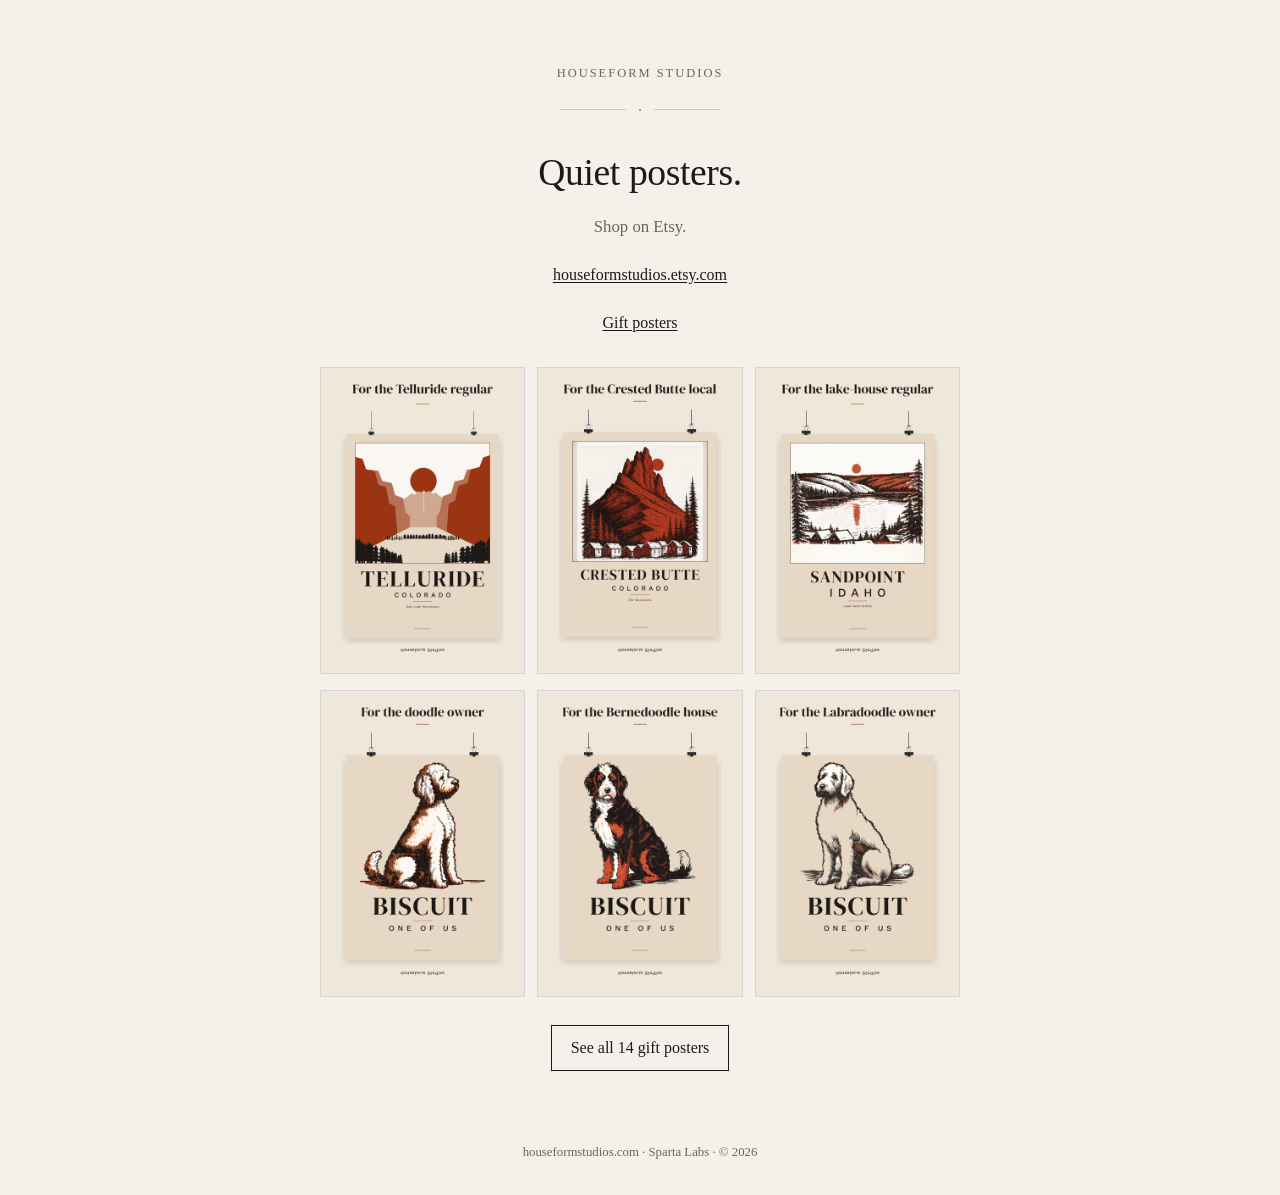
<file: index.html>
<!DOCTYPE html>
<html lang="en">
<head>
  <meta charset="utf-8" />
  <meta name="viewport" content="width=device-width, initial-scale=1" />
  <meta name="p:domain_verify" content="d6f3a7d3aab422c584c57aadb3f111ed"/>
  <title>Houseform Studios</title>
  <meta name="description" content="Houseform Studios — quiet posters on Etsy." />
  <meta name="robots" content="index,follow" />
  <link rel="stylesheet" href="styles.css" />
</head>
<body>
  <main class="wrap wrap-home">
    <p class="eyebrow">Houseform Studios</p>
    <div class="rule" aria-hidden="true"><span class="dot">·</span></div>
    <h1>Quiet posters.</h1>
    <p class="lede">Shop on Etsy.</p>
    <p class="cta"><a href="https://houseformstudios.etsy.com" rel="noopener">houseformstudios.etsy.com</a></p>
    <p class="cta"><a href="/gifts/">Gift posters</a></p>
    <ul class="home-grid">
      <li><a href="/gifts/"><img src="gifts/img/telluride-earth.jpg" width="480" height="720" alt="Telluride, Colorado Earth poster by Houseform Studios"></a></li>
      <li><a href="/gifts/"><img src="gifts/img/crested-butte.jpg" width="480" height="720" alt="Crested Butte, Colorado poster by Houseform Studios"></a></li>
      <li><a href="/gifts/"><img src="gifts/img/sandpoint.jpg" width="480" height="720" alt="Sandpoint, Idaho poster by Houseform Studios"></a></li>
      <li><a href="/gifts/"><img src="gifts/img/goldendoodle.jpg" width="480" height="720" alt="Goldendoodle poster by Houseform Studios"></a></li>
      <li><a href="/gifts/"><img src="gifts/img/bernedoodle.jpg" width="480" height="720" alt="Bernedoodle poster by Houseform Studios"></a></li>
      <li><a href="/gifts/"><img src="gifts/img/labradoodle.jpg" width="480" height="720" alt="Labradoodle poster by Houseform Studios"></a></li>
    </ul>
    <p class="cta-btn"><a href="/gifts/">See all 14 gift posters</a></p>
  </main>
  <footer>
    <p>houseformstudios.com · Sparta Labs · © 2026</p>
  </footer>
</body>
</html>
</file>
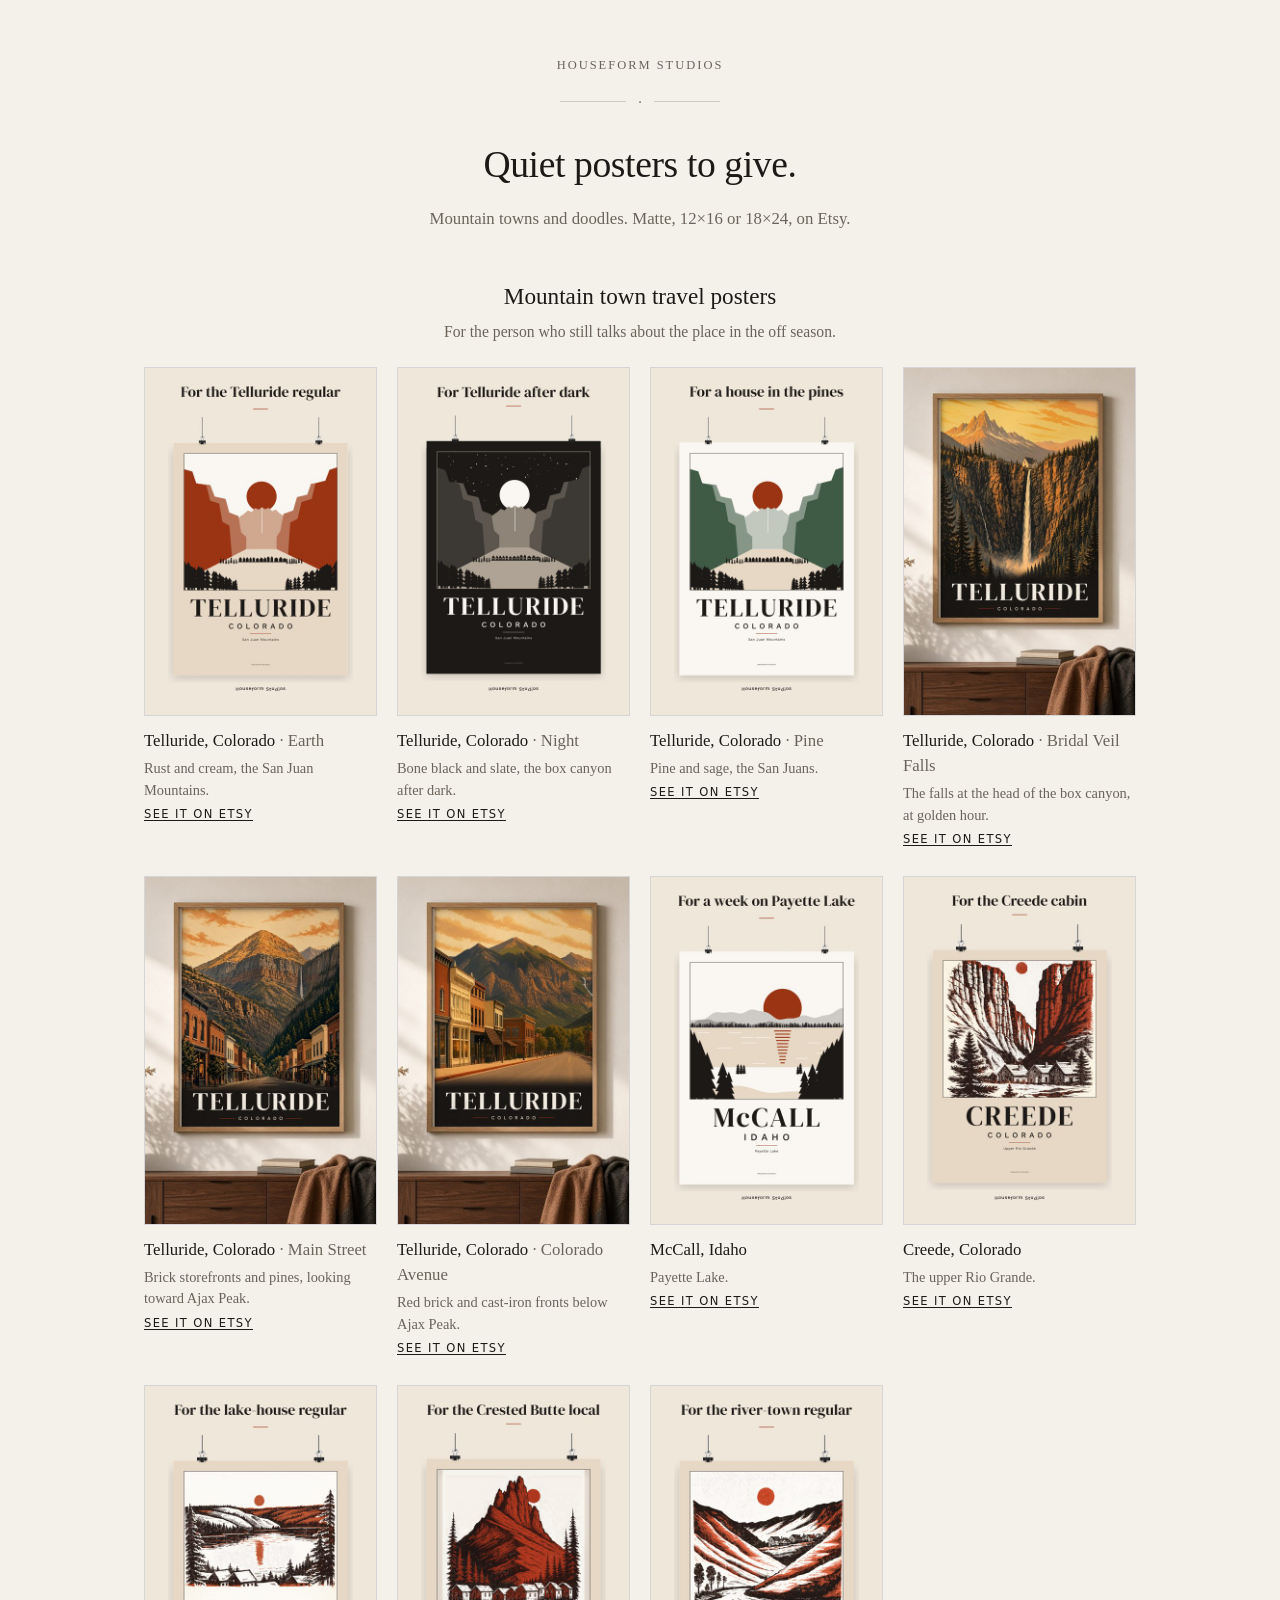
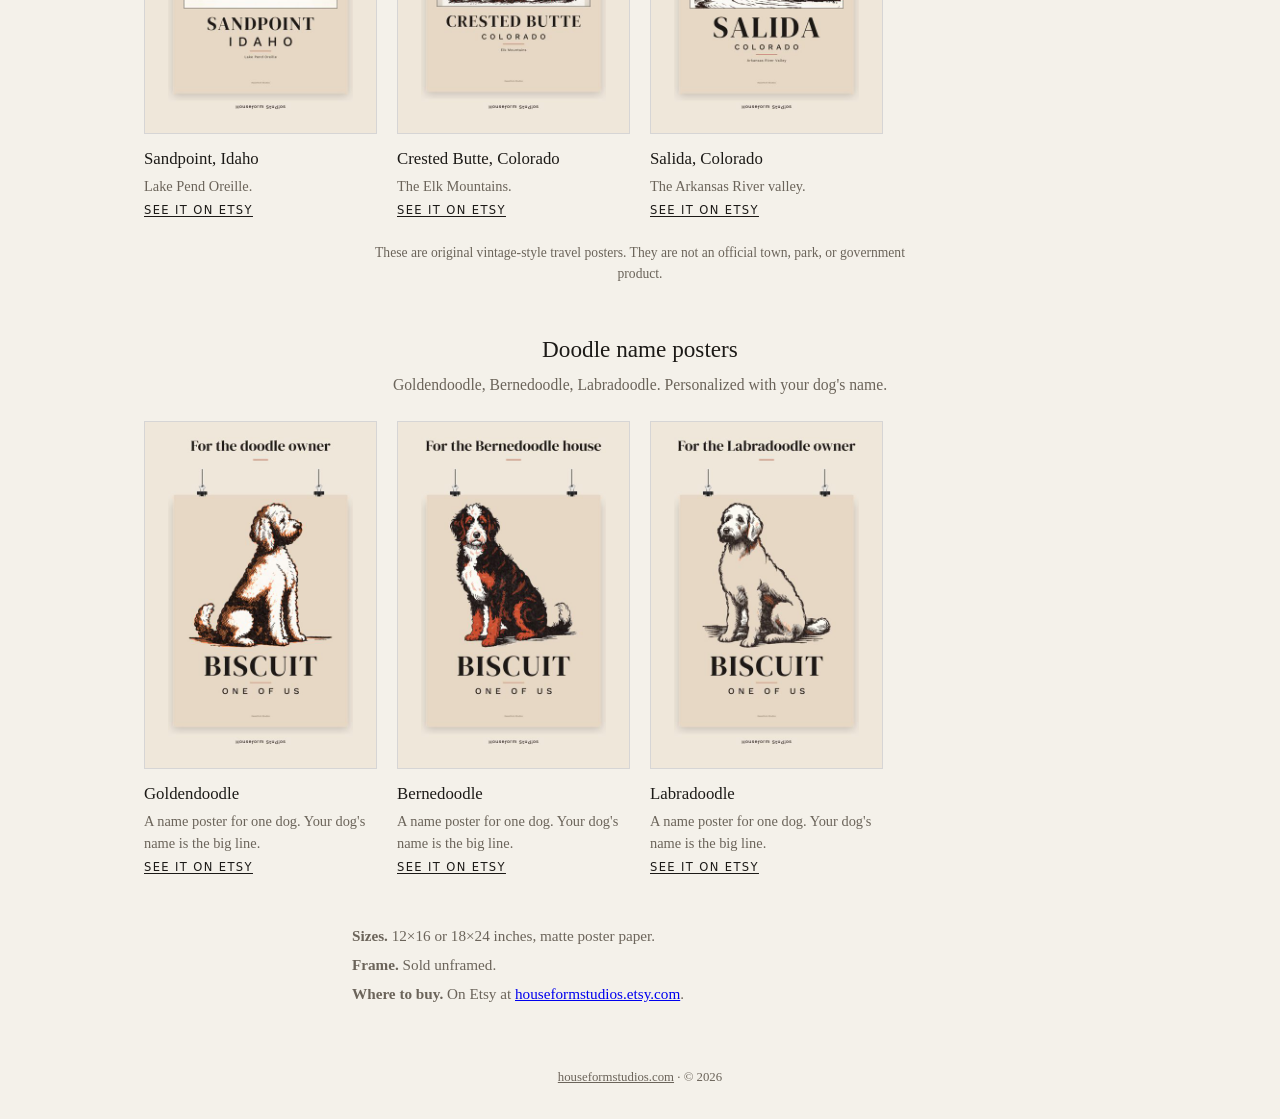
<file: gifts/index.html>
<!DOCTYPE html>
<html lang="en">
<head>
<meta charset="utf-8">
<meta name="viewport" content="width=device-width, initial-scale=1">
<title>Mountain Town Poster Gifts and Doodle Name Posters | Houseform Studios</title>
<meta name="description" content="Quiet gift posters from Houseform Studios: vintage-style mountain town travel posters (Telluride, Crested Butte, Salida, Creede, McCall, Sandpoint) and personalized doodle name posters. Matte, 12x16 or 18x24.">
<meta name="robots" content="index,follow">
<link rel="canonical" href="https://houseformstudios.com/gifts/">
<meta property="og:title" content="Mountain Town Poster Gifts and Doodle Name Posters">
<meta property="og:description" content="Quiet gift posters from Houseform Studios. Matte, 12x16 or 18x24, on Etsy.">
<meta property="og:image" content="https://houseformstudios.com/gifts/img/telluride-earth.jpg">
<meta property="og:url" content="https://houseformstudios.com/gifts/">
<link rel="stylesheet" href="../styles.css">
<style>
.wide{width:min(100% - 2.5rem,62rem);margin:0 auto;padding:3.5rem 0 2rem;text-align:center}
.wide h2{font-weight:400;font-size:1.45rem;margin:3rem 0 .4rem}
.wide .sub{color:var(--muted);margin:0 0 1.5rem;font-size:.98rem}
.grid{list-style:none;margin:0;padding:0;display:grid;grid-template-columns:repeat(auto-fill,minmax(13rem,1fr));gap:1.75rem 1.25rem}
.card a{display:flex;flex-direction:column;gap:.3rem;color:var(--ink);text-decoration:none;text-align:left}
.card img{width:100%;height:auto;display:block;border:1px solid var(--line);background:#fff}
.card .t{font-size:1.05rem;margin-top:.45rem}
.card .v,.card .l{color:var(--muted)}
.card .l{font-size:.9rem}
.card .go{font-family:system-ui,-apple-system,"Helvetica Neue",Arial,sans-serif;font-size:.72rem;letter-spacing:.12em;text-transform:uppercase;text-decoration:underline;text-underline-offset:.2em}
.note{color:var(--muted);font-size:.85rem;max-width:36rem;margin:1.5rem auto 0}
.facts{max-width:36rem;margin:3rem auto 0;text-align:left;color:var(--muted);font-size:.95rem}
.facts p{margin:.4rem 0}
@media (max-width:420px){.grid{grid-template-columns:1fr 1fr;gap:1.25rem .9rem}.card .t{font-size:.95rem}}
</style>
</head>
<body>
<main class="wide">
<p class="eyebrow">Houseform Studios</p>
<div class="rule" aria-hidden="true"><span class="dot">·</span></div>
<h1>Quiet posters to give.</h1>
<p class="lede">Mountain towns and doodles. Matte, 12×16 or 18×24, on Etsy.</p>
<h2>Mountain town travel posters</h2>
<p class="sub">For the person who still talks about the place in the off season.</p>
<ul class="grid">
<li class="card"><a href="https://www.etsy.com/listing/4571631626" rel="noopener"><img src="img/telluride-earth.jpg" width="480" height="720" loading="lazy" alt="Telluride, Colorado Earth poster by Houseform Studios"><span class="t">Telluride, Colorado <span class="v">· Earth</span></span><span class="l">Rust and cream, the San Juan Mountains.</span><span class="go">See it on Etsy</span></a></li>
<li class="card"><a href="https://www.etsy.com/listing/4571615989" rel="noopener"><img src="img/telluride-night.jpg" width="480" height="720" loading="lazy" alt="Telluride, Colorado Night poster by Houseform Studios"><span class="t">Telluride, Colorado <span class="v">· Night</span></span><span class="l">Bone black and slate, the box canyon after dark.</span><span class="go">See it on Etsy</span></a></li>
<li class="card"><a href="https://www.etsy.com/listing/4571615919" rel="noopener"><img src="img/telluride-pine.jpg" width="480" height="720" loading="lazy" alt="Telluride, Colorado Pine poster by Houseform Studios"><span class="t">Telluride, Colorado <span class="v">· Pine</span></span><span class="l">Pine and sage, the San Juans.</span><span class="go">See it on Etsy</span></a></li>
<li class="card"><a href="https://www.etsy.com/listing/4622626841?utm_source=houseformstudios&amp;utm_medium=site&amp;utm_campaign=hfs_gifts" rel="noopener"><img src="img/telluride-bridal-veil-falls.jpg" width="480" height="720" loading="lazy" alt="Telluride Bridal Veil Falls poster in a wood frame, a tall waterfall off golden cliffs"><span class="t">Telluride, Colorado <span class="v">· Bridal Veil Falls</span></span><span class="l">The falls at the head of the box canyon, at golden hour.</span><span class="go">See it on Etsy</span></a></li>
<li class="card"><a href="https://www.etsy.com/listing/4622628665?utm_source=houseformstudios&amp;utm_medium=site&amp;utm_campaign=hfs_gifts" rel="noopener"><img src="img/telluride-main-street.jpg" width="480" height="720" loading="lazy" alt="Telluride main street poster in a wood frame, brick storefronts leading to Ajax Peak"><span class="t">Telluride, Colorado <span class="v">· Main Street</span></span><span class="l">Brick storefronts and pines, looking toward Ajax Peak.</span><span class="go">See it on Etsy</span></a></li>
<li class="card"><a href="https://www.etsy.com/listing/4622636918?utm_source=houseformstudios&amp;utm_medium=site&amp;utm_campaign=hfs_gifts" rel="noopener"><img src="img/telluride-colorado-avenue.jpg" width="480" height="720" loading="lazy" alt="Telluride Colorado Avenue poster in a wood frame, red brick and cream storefronts below Ajax Peak"><span class="t">Telluride, Colorado <span class="v">· Colorado Avenue</span></span><span class="l">Red brick and cast-iron fronts below Ajax Peak.</span><span class="go">See it on Etsy</span></a></li>
<li class="card"><a href="https://www.etsy.com/listing/4613771022" rel="noopener"><img src="img/mccall.jpg" width="480" height="720" loading="lazy" alt="McCall, Idaho poster by Houseform Studios"><span class="t">McCall, Idaho</span><span class="l">Payette Lake.</span><span class="go">See it on Etsy</span></a></li>
<li class="card"><a href="https://www.etsy.com/listing/4614131584" rel="noopener"><img src="img/creede.jpg" width="480" height="720" loading="lazy" alt="Creede, Colorado poster by Houseform Studios"><span class="t">Creede, Colorado</span><span class="l">The upper Rio Grande.</span><span class="go">See it on Etsy</span></a></li>
<li class="card"><a href="https://www.etsy.com/listing/4615092746" rel="noopener"><img src="img/sandpoint.jpg" width="480" height="720" loading="lazy" alt="Sandpoint, Idaho poster by Houseform Studios"><span class="t">Sandpoint, Idaho</span><span class="l">Lake Pend Oreille.</span><span class="go">See it on Etsy</span></a></li>
<li class="card"><a href="https://www.etsy.com/listing/4615079679" rel="noopener"><img src="img/crested-butte.jpg" width="480" height="720" loading="lazy" alt="Crested Butte, Colorado poster by Houseform Studios"><span class="t">Crested Butte, Colorado</span><span class="l">The Elk Mountains.</span><span class="go">See it on Etsy</span></a></li>
<li class="card"><a href="https://www.etsy.com/listing/4615079937" rel="noopener"><img src="img/salida.jpg" width="480" height="720" loading="lazy" alt="Salida, Colorado poster by Houseform Studios"><span class="t">Salida, Colorado</span><span class="l">The Arkansas River valley.</span><span class="go">See it on Etsy</span></a></li>
</ul>
<p class="note">These are original vintage-style travel posters. They are not an official town, park, or government product.</p>
<h2>Doodle name posters</h2>
<p class="sub">Goldendoodle, Bernedoodle, Labradoodle. Personalized with your dog's name.</p>
<ul class="grid">
<li class="card"><a href="https://www.etsy.com/listing/4614104661" rel="noopener"><img src="img/goldendoodle.jpg" width="480" height="720" loading="lazy" alt="Goldendoodle poster by Houseform Studios"><span class="t">Goldendoodle</span><span class="l">A name poster for one dog. Your dog&#x27;s name is the big line.</span><span class="go">See it on Etsy</span></a></li>
<li class="card"><a href="https://www.etsy.com/listing/4615080131" rel="noopener"><img src="img/bernedoodle.jpg" width="480" height="720" loading="lazy" alt="Bernedoodle poster by Houseform Studios"><span class="t">Bernedoodle</span><span class="l">A name poster for one dog. Your dog&#x27;s name is the big line.</span><span class="go">See it on Etsy</span></a></li>
<li class="card"><a href="https://www.etsy.com/listing/4615080407" rel="noopener"><img src="img/labradoodle.jpg" width="480" height="720" loading="lazy" alt="Labradoodle poster by Houseform Studios"><span class="t">Labradoodle</span><span class="l">A name poster for one dog. Your dog&#x27;s name is the big line.</span><span class="go">See it on Etsy</span></a></li>
</ul>
<div class="facts">
<p><strong>Sizes.</strong> 12×16 or 18×24 inches, matte poster paper.</p>
<p><strong>Frame.</strong> Sold unframed.</p>
<p><strong>Where to buy.</strong> On Etsy at <a href="https://houseformstudios.etsy.com" rel="noopener">houseformstudios.etsy.com</a>.</p>
</div>
</main>
<footer><p><a href="/" style="color:inherit">houseformstudios.com</a> · © 2026</p></footer>
</body>
</html>
</file>
<file: styles.css>
:root {
  --bg: #f4f1ea;
  --ink: #1c1a17;
  --muted: #6b645a;
  --line: rgba(28, 26, 23, 0.18);
  --max: 28rem;
}
* { box-sizing: border-box; }
html, body { height: 100%; }
body {
  margin: 0;
  min-height: 100%;
  display: flex;
  flex-direction: column;
  font-family: "Iowan Old Style", "Palatino Linotype", Palatino, Georgia, serif;
  background: var(--bg);
  color: var(--ink);
  line-height: 1.5;
}
.wrap {
  width: min(100% - 2.5rem, var(--max));
  margin: auto;
  padding: 4rem 0 3rem;
  text-align: center;
}
.eyebrow {
  margin: 0 0 1.25rem;
  letter-spacing: 0.16em;
  text-transform: uppercase;
  font-size: 0.78rem;
  color: var(--muted);
}
.rule {
  display: flex;
  align-items: center;
  gap: 0.75rem;
  color: var(--muted);
  margin: 0 auto 1.75rem;
  max-width: 10rem;
}
.rule::before, .rule::after {
  content: "";
  flex: 1;
  height: 1px;
  background: var(--line);
}
.dot { font-size: 0.9rem; line-height: 1; }
h1 {
  margin: 0 0 0.75rem;
  font-weight: 400;
  font-size: clamp(1.75rem, 5vw, 2.35rem);
  letter-spacing: -0.01em;
}
.lede {
  margin: 0;
  color: var(--muted);
  font-size: 1.05rem;
}
footer {
  padding: 1.5rem 1rem 2rem;
  text-align: center;
  color: var(--muted);
  font-size: 0.8rem;
}
footer p { margin: 0; }
.cta { margin: 1.5rem 0 0; }
.cta a {
  color: var(--ink);
  text-decoration: underline;
  text-underline-offset: 0.15em;
}
.cta a:hover { color: var(--muted); }
.wrap-home { width: min(100% - 2.5rem, 40rem); }
.home-grid {
  list-style: none;
  margin: 2rem 0 0;
  padding: 0;
  display: grid;
  grid-template-columns: 1fr 1fr;
  gap: 1rem 0.75rem;
}
@media (min-width: 640px) {
  .home-grid { grid-template-columns: 1fr 1fr 1fr; }
}
.home-grid a { display: block; }
.home-grid img {
  width: 100%;
  height: auto;
  display: block;
  border: 1px solid var(--line);
  background: #fff;
}
.cta-btn { margin: 1.75rem 0 0; }
.cta-btn a {
  display: inline-block;
  padding: 0.65rem 1.15rem;
  border: 1px solid var(--ink);
  color: var(--ink);
  text-decoration: none;
}
.cta-btn a:hover { color: var(--muted); border-color: var(--muted); }
</file>
